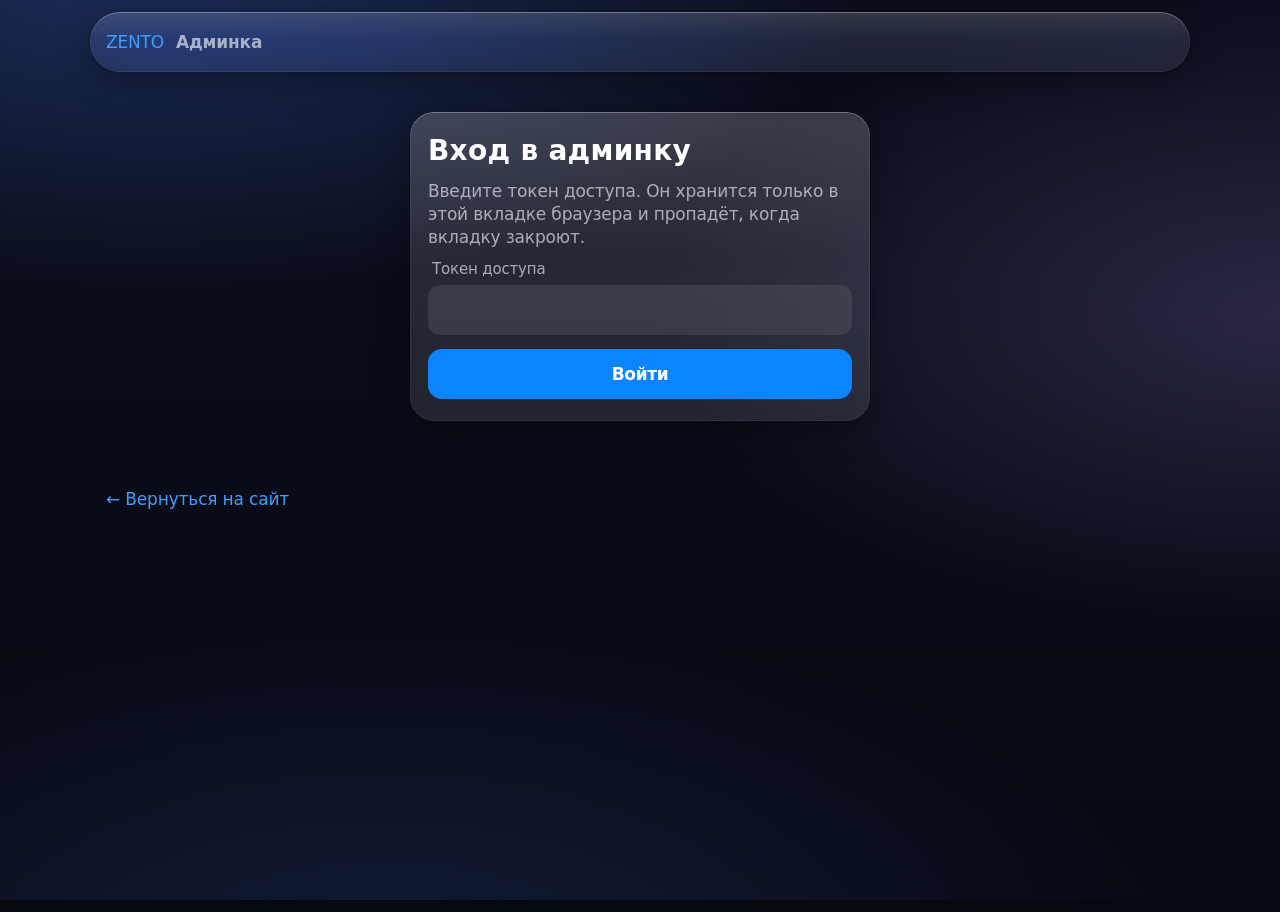
<file: admin.html>
<!doctype html>
<html lang="ru">
<head>
  <meta charset="utf-8">
  <meta name="viewport" content="width=device-width, initial-scale=1">
  <title>ZENTO — Админка</title>
  <meta name="robots" content="noindex, nofollow">
  <link rel="stylesheet" href="styles.css">
  <script src="boot.js"></script>
  <script src="app.js" defer></script>
</head>
<body data-page="admin">
  <noscript><div class="container"><div class="glass noscript-card"><h2>Нужен JavaScript</h2><p class="muted">Для работы админки включите JavaScript в браузере.</p></div></div></noscript>
  <div class="bg-blobs" aria-hidden="true"><span></span><span></span><span></span></div>

  <header class="site-header">
    <div class="admin-head">
      <a class="logo js-nav" href="index.html" aria-label="ZENTO, на сайт">ZENTO</a>
      <span class="admin-title">Админка</span>
      <button class="btn btn-ghost btn-small press" type="button" id="logout" hidden>Выйти</button>
    </div>
  </header>

  <main class="container admin-main">
    <!-- Вход по токену -->
    <section class="glass panel login" id="login-view" aria-labelledby="login-title">
      <h1 id="login-title">Вход в админку</h1>
      <p class="muted">Введите токен доступа. Он хранится только в этой вкладке браузера и пропадёт, когда вкладку закроют.</p>
      <form id="login-form" novalidate>
        <div class="field">
          <label for="token">Токен доступа</label>
          <input id="token" type="password" autocomplete="off" spellcheck="false" aria-describedby="token-error">
          <p class="field-error" id="token-error" hidden></p>
        </div>
        <button class="btn btn-primary btn-block press" type="submit" id="login-btn">Войти</button>
      </form>
    </section>

    <div id="admin-view" hidden>
      <div class="tabs" role="tablist" aria-label="Разделы админки">
        <button class="tab press" type="button" role="tab" id="tab-stats" data-tab="stats" aria-controls="panel-stats" aria-selected="true" tabindex="0">Статистика</button>
        <button class="tab press" type="button" role="tab" id="tab-orders" data-tab="orders" aria-controls="panel-orders" aria-selected="false" tabindex="-1">Заказы</button>
        <button class="tab press" type="button" role="tab" id="tab-customers" data-tab="customers" aria-controls="panel-customers" aria-selected="false" tabindex="-1">Покупатели</button>
        <button class="tab press" type="button" role="tab" id="tab-products" data-tab="products" aria-controls="panel-products" aria-selected="false" tabindex="-1">Товары</button>
      </div>

      <!-- Статистика -->
      <section class="glass panel" role="tabpanel" id="panel-stats" data-panel="stats" aria-labelledby="tab-stats">
        <div class="panel-head">
          <h2>Статистика</h2>
          <button class="btn btn-ghost btn-small press" type="button" data-refresh="stats">Обновить</button>
        </div>
        <div class="stats">
          <div class="stat glass"><p class="stat-label">Заказы</p><p class="stat-value" id="stat-orders">—</p></div>
          <div class="stat glass"><p class="stat-label">Выручка</p><p class="stat-value" id="stat-revenue">—</p></div>
          <div class="stat glass"><p class="stat-label">Покупатели</p><p class="stat-value" id="stat-customers">—</p></div>
          <div class="stat glass"><p class="stat-label">Просмотры</p><p class="stat-value" id="stat-views">—</p></div>
        </div>
        <div class="split">
          <div>
            <h3>По дням</h3>
            <div class="table-wrap">
              <table>
                <thead><tr><th scope="col">День</th><th scope="col">Заказов</th><th scope="col">Выручка</th></tr></thead>
                <tbody id="days-body"></tbody>
              </table>
            </div>
          </div>
          <div>
            <h3>Популярные товары</h3>
            <div class="table-wrap">
              <table>
                <thead><tr><th scope="col">Товар</th><th scope="col">Продано, шт.</th></tr></thead>
                <tbody id="top-body"></tbody>
              </table>
            </div>
          </div>
        </div>
      </section>

      <!-- Заказы -->
      <section class="glass panel" role="tabpanel" id="panel-orders" data-panel="orders" aria-labelledby="tab-orders" hidden>
        <div class="panel-head">
          <h2>Заказы</h2>
          <button class="btn btn-ghost btn-small press" type="button" data-refresh="orders">Обновить</button>
        </div>
        <div class="table-wrap">
          <table>
            <thead><tr><th scope="col">№</th><th scope="col">Дата</th><th scope="col">Покупатель</th><th scope="col">Товары</th><th scope="col">Сумма</th><th scope="col">Статус</th><th scope="col">Трек-номер</th></tr></thead>
            <tbody id="orders-body"></tbody>
          </table>
        </div>
      </section>

      <!-- Покупатели -->
      <section class="glass panel" role="tabpanel" id="panel-customers" data-panel="customers" aria-labelledby="tab-customers" hidden>
        <div class="panel-head">
          <h2>Покупатели</h2>
          <button class="btn btn-ghost btn-small press" type="button" data-refresh="customers">Обновить</button>
        </div>
        <div class="table-wrap">
          <table>
            <thead><tr><th scope="col">Имя</th><th scope="col">Телефон</th><th scope="col">Почта</th><th scope="col">Адрес</th><th scope="col">Заказов</th></tr></thead>
            <tbody id="customers-body"></tbody>
          </table>
        </div>
      </section>

      <!-- Товары -->
      <section class="glass panel" role="tabpanel" id="panel-products" data-panel="products" aria-labelledby="tab-products" hidden>
        <div class="panel-head">
          <h2>Товары</h2>
          <button class="btn btn-ghost btn-small press" type="button" data-refresh="products">Обновить</button>
        </div>
        <div class="table-wrap">
          <table>
            <thead><tr><th scope="col">Товар</th><th scope="col">Категория</th><th scope="col">Цена, ₴</th><th scope="col">Остаток, шт.</th><th scope="col"><span class="visually-hidden">Действие</span></th></tr></thead>
            <tbody id="products-body"></tbody>
          </table>
        </div>
        <details class="add-product">
          <summary>Добавить товар</summary>
          <form class="add-form" id="add-form" novalidate>
            <div class="field">
              <label for="add-name">Название</label>
              <input id="add-name" required>
            </div>
            <div class="field">
              <label for="add-category">Категория</label>
              <input id="add-category" required>
            </div>
            <div class="field">
              <label for="add-price">Цена, ₴</label>
              <input id="add-price" type="number" inputmode="numeric" min="0" step="1" required>
            </div>
            <div class="field">
              <label for="add-stock">Остаток, шт.</label>
              <input id="add-stock" type="number" inputmode="numeric" min="0" step="1" required>
            </div>
            <div class="field">
              <label for="add-color">Цвет плитки</label>
              <input id="add-color" type="color" value="#1E40AF">
            </div>
            <div class="field field-full">
              <label for="add-desc">Описание</label>
              <textarea id="add-desc" rows="3"></textarea>
            </div>
            <p class="field-error field-full" id="add-error" hidden></p>
            <button class="btn btn-primary press field-full" type="submit">Добавить товар</button>
          </form>
        </details>
      </section>
    </div>
  </main>

  <footer class="container">
    <p class="muted"><a class="js-nav" href="index.html">← Вернуться на сайт</a></p>
  </footer>

  <div class="toast" id="toast" role="status" aria-live="polite"></div>
  <dialog class="edit-dialog glass" id="edit-dialog" aria-labelledby="edit-title">
    <form id="edit-form" class="edit-form" novalidate>
      <h2 class="edit-title" id="edit-title">Редактирование товара</h2>
      <div class="edit-cover">
        <img id="ed-cover-img" alt="" width="120" height="120" hidden>
        <p class="muted" id="ed-cover-none">Обложки нет: в магазине будет общее фото</p>
        <div class="edit-cover-buttons">
          <label class="btn btn-ghost btn-small press" for="ed-file">Выбрать обложку</label>
          <input id="ed-file" type="file" accept="image/png,image/jpeg,image/webp" hidden>
          <button class="btn btn-ghost btn-small press" type="button" id="ed-cover-remove">Убрать обложку</button>
        </div>
      </div>
      <div class="field">
        <label for="ed-name">Название</label>
        <input id="ed-name" required>
      </div>
      <div class="field">
        <label for="ed-category">Категория</label>
        <input id="ed-category" required>
      </div>
      <div class="field">
        <label for="ed-desc">Описание</label>
        <textarea id="ed-desc" rows="4"></textarea>
      </div>
      <div class="field">
        <label for="ed-price">Цена, ₴</label>
        <input id="ed-price" type="number" inputmode="numeric" min="0" step="1" required>
      </div>
      <div class="field">
        <label for="ed-unit">Единица измерения</label>
        <select id="ed-unit" class="status-select">
          <option value="шт">шт</option>
          <option value="л">л</option>
          <option value="г">г</option>
          <option value="кг">кг</option>
        </select>
      </div>
      <div class="field">
        <label for="ed-stock">Остаток</label>
        <input id="ed-stock" type="number" inputmode="numeric" min="0" step="1" required>
      </div>
      <div class="field">
        <label class="check-row" for="ed-home"><input id="ed-home" type="checkbox"> <span>На главной</span></label>
      </div>
      <p class="form-error" id="ed-error" role="alert" hidden></p>
      <div class="edit-actions">
        <button class="btn btn-ghost press btn-danger-text" type="button" id="ed-delete">Удалить товар</button>
        <button class="btn btn-ghost press" type="button" id="ed-cancel">Отмена</button>
        <button class="btn btn-primary press" type="submit" id="ed-save">Сохранить</button>
      </div>
    </form>
  </dialog>
</body>
</html>
</file>
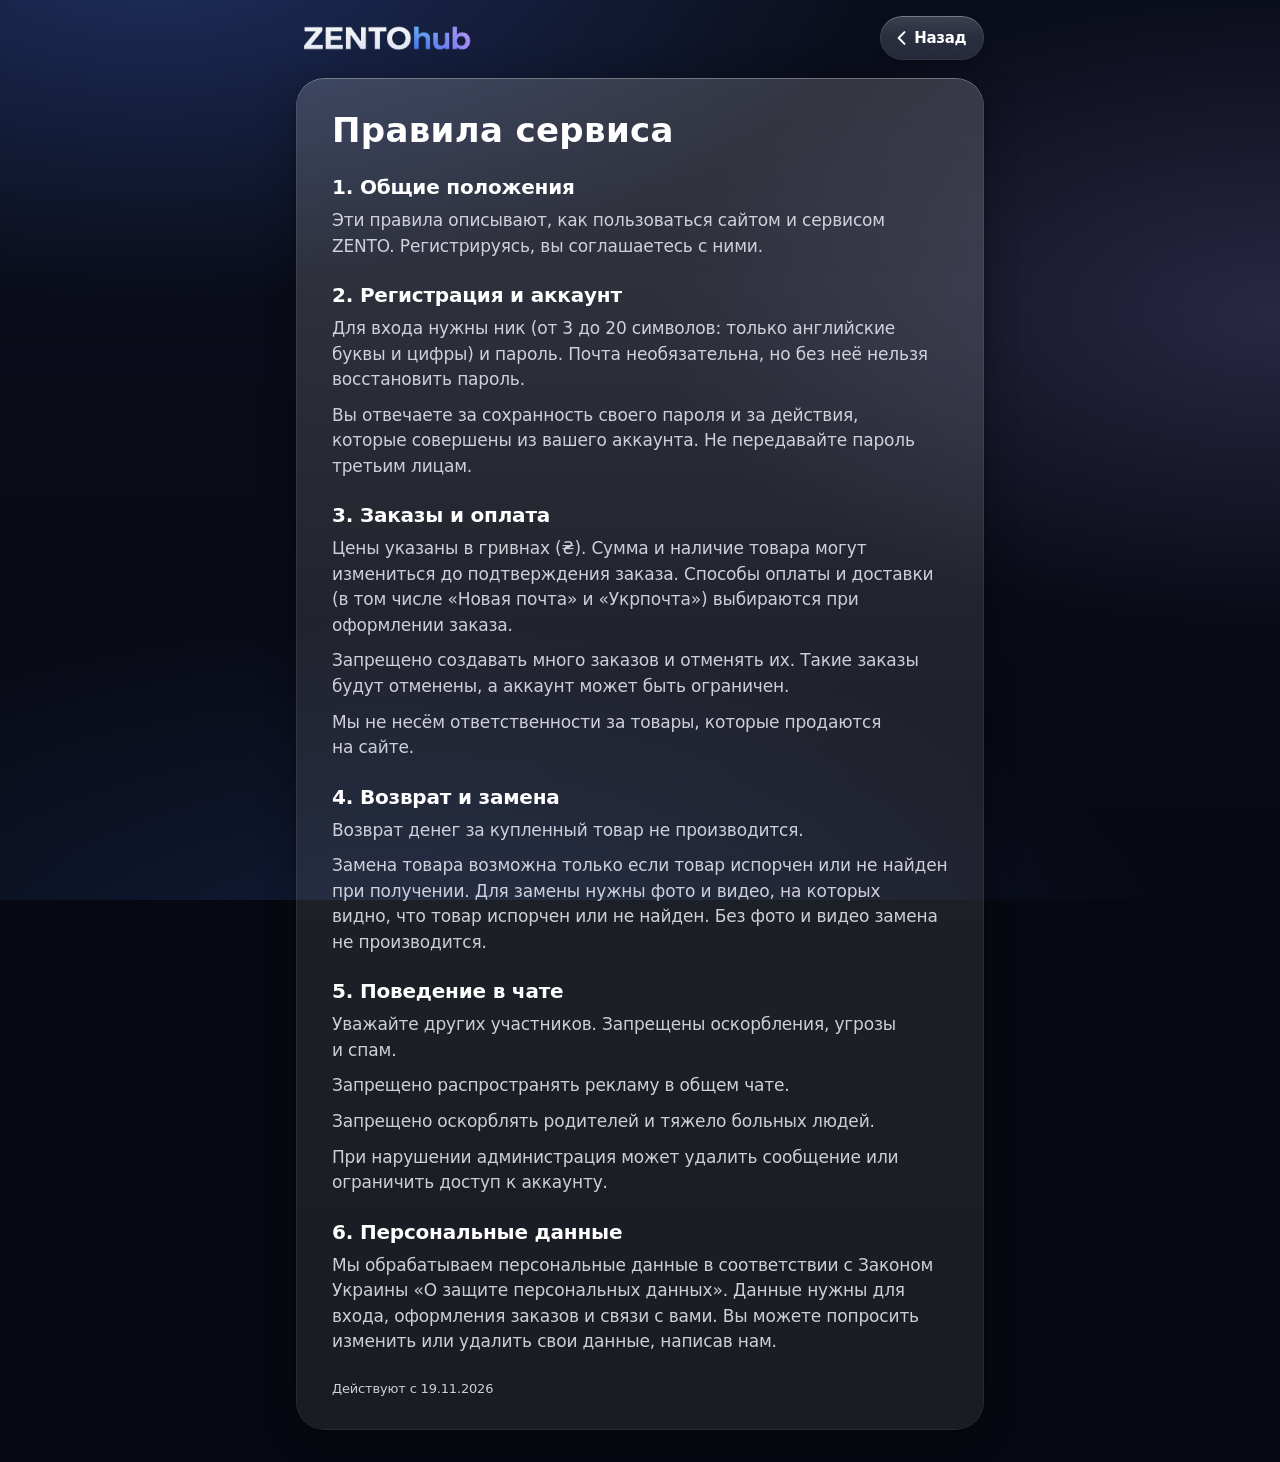
<file: rules.html>
<!doctype html>
<html lang="ru">
<head>
  <meta charset="utf-8">
  <meta name="viewport" content="width=device-width, initial-scale=1">
  <meta name="color-scheme" content="dark">
  <meta name="theme-color" content="#070912">
  <title>ZENTO — Правила сервиса</title>
  <meta name="description" content="Правила сервиса ZENTO: заказы, замена товаров, чат и персональные данные.">
  <link rel="stylesheet" href="styles.css">
</head>
<body>
  <main class="rules-wrap">
    <header class="rules-top">
      <img class="rules-logo" src="assets/logo.png" alt="ZENTO" width="944" height="200">
      <a class="btn btn-ghost btn-small btn-back press" href="/"><svg viewBox="0 0 24 24" width="20" height="20" fill="none" stroke="currentColor" stroke-width="2.4" stroke-linecap="round" stroke-linejoin="round" aria-hidden="true"><path d="M15 5l-7 7 7 7"/></svg>Назад</a>
    </header>

    <article class="rules-card glass">
      <h1>Правила сервиса</h1>

      <h2>1. Общие положения</h2>
      <p>Эти правила описывают, как пользоваться сайтом и сервисом ZENTO. Регистрируясь, вы соглашаетесь с ними.</p>

      <h2>2. Регистрация и аккаунт</h2>
      <p>Для входа нужны ник (от 3 до 20 символов: только английские буквы и цифры) и пароль. Почта необязательна, но без неё нельзя восстановить пароль.</p>
      <p>Вы отвечаете за сохранность своего пароля и за действия, которые совершены из вашего аккаунта. Не передавайте пароль третьим лицам.</p>

      <h2>3. Заказы и оплата</h2>
      <p>Цены указаны в гривнах (₴). Сумма и наличие товара могут измениться до подтверждения заказа. Способы оплаты и доставки (в том числе «Новая почта» и «Укрпочта») выбираются при оформлении заказа.</p>
      <p>Запрещено создавать много заказов и отменять их. Такие заказы будут отменены, а аккаунт может быть ограничен.</p>
      <p>Мы не несём ответственности за товары, которые продаются на сайте.</p>

      <h2>4. Возврат и замена</h2>
      <p>Возврат денег за купленный товар не производится.</p>
      <p>Замена товара возможна только если товар испорчен или не найден при получении. Для замены нужны фото и видео, на которых видно, что товар испорчен или не найден. Без фото и видео замена не производится.</p>

      <h2>5. Поведение в чате</h2>
      <p>Уважайте других участников. Запрещены оскорбления, угрозы и спам.</p>
      <p>Запрещено распространять рекламу в общем чате.</p>
      <p>Запрещено оскорблять родителей и тяжело больных людей.</p>
      <p>При нарушении администрация может удалить сообщение или ограничить доступ к аккаунту.</p>

      <h2>6. Персональные данные</h2>
      <p>Мы обрабатываем персональные данные в соответствии с Законом Украины «О защите персональных данных». Данные нужны для входа, оформления заказов и связи с вами. Вы можете попросить изменить или удалить свои данные, написав нам.</p>


      <p class="rules-date">Действуют с 19.11.2026</p>
    </article>
  </main>
</body>
</html>
</file>
<file: styles.css>
/* ===== ZENTO · iOS 26 Liquid Glass (тёмная тема) =====
   Токены: цвета iOS (тёмная тема), стекло, движение. Сайт всегда тёмный. */
:root {
  color-scheme: dark;

  /* Системные цвета iOS (тёмная тема) */
  --tint: #0A84FF;               /* системный синий: заливка основных кнопок */
  --tint-press: #0070E0;
  --tint-text: #409CFF;          /* синий для текста на стекле: контраст выше */
  --label: #FFFFFF;
  --label-2: rgba(235, 235, 245, 0.68);   /* вторичный текст */
  --label-3: rgba(235, 235, 245, 0.45);   /* подсказки в полях */
  --fill: rgba(118, 118, 128, 0.24);      /* поля ввода, дорожки переключателей */
  --fill-strong: rgba(118, 118, 128, 0.36);
  --separator: rgba(84, 84, 88, 0.65);
  --red: #FF453A;
  --green: #30D158;
  --orange: #FFD60A;

  /* Совместимость со старыми именами (используются в JS-разметке и других файлах) */
  --color-primary: var(--tint);
  --color-on-primary: #FFFFFF;
  --color-link: var(--tint-text);
  --color-accent: var(--tint-text);
  --color-background: #070912;
  --color-foreground: var(--label);
  --color-muted-foreground: var(--label-2);
  --color-success: var(--green);
  --color-danger: var(--red);
  --color-warning: var(--orange);
  --ring: var(--tint);

  /* Стекло: белый 8–14 %, блюр 24 px и насыщенность 180 % */
  --glass-tint: rgba(255, 255, 255, 0.10);
  --glass-tint-hi: rgba(255, 255, 255, 0.14);
  --glass-sheen: linear-gradient(180deg, rgba(255, 255, 255, 0.10) 0%, rgba(255, 255, 255, 0.02) 46%, rgba(255, 255, 255, 0) 100%);
  --glass-blur: blur(24px) saturate(180%);
  --glass-blur-strong: blur(30px) saturate(180%);
  --glass-rim-top: inset 0 1px 0 rgba(255, 255, 255, 0.25);
  --glass-rim-edge: inset 0 0 0 0.5px rgba(255, 255, 255, 0.12);
  --glass-shadow: 0 8px 32px rgba(0, 0, 0, 0.35), 0 1px 3px rgba(0, 0, 0, 0.25);
  --glass-solid: #1C1D2A;        /* запасной плотный фон без блюра */
  --sheet-base: rgba(22, 24, 38, 0.72); /* подложка под стекло листов: даёт контраст текста */

  /* Старые имена стекла */
  --glass-bg: var(--glass-tint);
  --glass-bg-strong: var(--glass-tint-hi);
  --glass-rim: rgba(255, 255, 255, 0.25);
  --glass-rim-soft: rgba(255, 255, 255, 0.10);
  --glass-inner: var(--glass-rim-top);
  --surface: var(--sheet-base);
  --surface-solid: var(--glass-solid);
  --control-bg: var(--glass-tint);
  --control-border: rgba(255, 255, 255, 0.14);
  --input-bg: var(--fill);
  --input-border: transparent;
  --disabled-bg: rgba(118, 118, 128, 0.24);
  --disabled-fg: rgba(235, 235, 245, 0.45);
  --skeleton: rgba(255, 255, 255, 0.10);
  --highlight: rgba(255, 255, 255, 0.06);
  --edge-glow: rgba(72, 120, 240, 0.25);
  --backdrop: rgba(0, 0, 0, 0.45);

  /* Движение: упругое отпускание, короткое нажатие */
  --ease-spring: cubic-bezier(0.34, 1.56, 0.64, 1);
  --ease-out: cubic-bezier(0.16, 1, 0.3, 1);
  --ease-in: cubic-bezier(0.7, 0, 0.84, 0);
  --ease-sheet: cubic-bezier(0.32, 0.72, 0, 1);

  --font: -apple-system, BlinkMacSystemFont, "SF Pro Text", system-ui, sans-serif;
  --font-display: -apple-system, BlinkMacSystemFont, "SF Pro Display", system-ui, sans-serif;
}

/* ===== База ===== */
@view-transition { navigation: auto; }

* { box-sizing: border-box; }
[hidden] { display: none !important; }
html {
  scroll-behavior: smooth; -webkit-text-size-adjust: 100%;
  background: var(--color-background);
  -webkit-font-smoothing: antialiased; -moz-osx-font-smoothing: grayscale;
}

body {
  margin: 0;
  min-height: 100vh;
  position: relative;
  overflow-x: hidden;
  background: transparent;
  color: var(--label);
  font-family: var(--font);
  font-size: 17px;
  line-height: 1.35;
  letter-spacing: -0.01em;
}
/* Глубокий приглушённый цвет под стеклом: сине-фиолетовый из логотипа */
body::before {
  content: ""; position: fixed; inset: 0; z-index: -1; pointer-events: none;
  background:
    radial-gradient(80% 55% at 12% -5%, rgba(72, 120, 240, 0.30), rgba(72, 120, 240, 0) 70%),
    radial-gradient(70% 50% at 100% 35%, rgba(168, 144, 240, 0.20), rgba(168, 144, 240, 0) 70%),
    radial-gradient(90% 60% at 30% 110%, rgba(72, 120, 240, 0.18), rgba(72, 120, 240, 0) 70%),
    linear-gradient(180deg, #0B0E1C 0%, #070912 100%);
}
body.is-leaving { opacity: 0; transition: opacity 200ms ease-in; }
@supports not (view-transition-name: none) {
  body { animation: page-in 320ms var(--ease-out); }
}
@keyframes page-in { from { opacity: 0; } to { opacity: 1; } }

/* Старые цветные пятна больше не нужны: фон рисует body::before */
.bg-blobs { display: none; }

a { color: var(--tint-text); text-decoration: none; }
a:hover { text-decoration: underline; text-underline-offset: 3px; }
:focus-visible { outline: 3px solid var(--tint); outline-offset: 2px; }

.visually-hidden {
  position: absolute !important; width: 1px; height: 1px; margin: -1px; padding: 0;
  overflow: hidden; clip: rect(0 0 0 0); white-space: nowrap; border: 0;
}
.muted { color: var(--label-2); }

/* Типографика iOS: Large Title 34/41, Title 2 22/28, Headline 17 */
h1, h2, h3 { font-family: var(--font-display); text-wrap: balance; }
h1 { font-size: 34px; line-height: 41px; font-weight: 700; letter-spacing: 0.01em; margin: 0 0 12px; }
h2 { font-size: 22px; line-height: 28px; font-weight: 700; letter-spacing: -0.01em; margin: 0 0 12px; }
h3 { font-size: 20px; line-height: 25px; font-weight: 600; margin: 0 0 10px; }
p { margin: 0 0 0.6em; text-wrap: pretty; }
img { outline: 1px solid rgba(255, 255, 255, 0.08); outline-offset: -1px; }
.logo img, .gate-logo, .rules-logo { outline: 0; }

.container { max-width: 1100px; margin: 0 auto; padding: 0 16px; }
.section { padding: 26px 0 6px; scroll-margin-top: 104px; }
@media (min-width: 720px) { .section { scroll-margin-top: 96px; } }

/* ===== Стекло ===== */
.glass {
  position: relative;
  background: var(--glass-sheen), var(--glass-tint);
  border: 0;
  box-shadow: var(--glass-shadow), var(--glass-rim-top), var(--glass-rim-edge);
}
/* Кромка и блик старой версии отключены: их заменяют inset-тени и градиент сверху */
.glass::before, .glass::after { content: none; }
.glass > * { position: relative; }

/* Блюр: у панелей, которые лежат поверх содержимого (листы, корзина, шапка) */
.surface {
  background: var(--glass-sheen), var(--sheet-base);
  -webkit-backdrop-filter: var(--glass-blur-strong);
  backdrop-filter: var(--glass-blur-strong);
  color: var(--label);
}

/* ===== Нажатие как в iOS: сжатие 0.96 за 140 мс, упругое отпускание 300 мс ===== */
.press {
  -webkit-tap-highlight-color: transparent;
  touch-action: manipulation;
  transition:
    transform 300ms var(--ease-spring),
    background-color 180ms ease-out,
    filter 180ms ease-out,
    opacity 180ms ease-out,
    box-shadow 180ms ease-out;
}
.press:active:not(:disabled) {
  transform: scale(0.96);
  transition-duration: 140ms, 120ms, 120ms, 120ms, 120ms;
  transition-timing-function: ease-out;
}
.press:disabled { transform: none; }

/* ===== Шапка: стеклянная капсула ===== */
.site-header {
  position: sticky;
  top: 10px;
  z-index: 10;
  margin: 10px 16px 0;
  border-radius: 30px;
  background: var(--glass-sheen), rgba(255, 255, 255, 0.08);
  -webkit-backdrop-filter: var(--glass-blur);
  backdrop-filter: var(--glass-blur);
  box-shadow: var(--glass-shadow), var(--glass-rim-top), var(--glass-rim-edge);
}
.header-inner {
  display: grid; grid-template-columns: 44px minmax(0, 1fr) 44px;
  align-items: center; gap: 10px;
  min-height: 60px; padding: 8px;
}
.avatar-wrap { grid-column: 1; grid-row: 1; position: relative; justify-self: start; }
.logo {
  grid-column: 2; grid-row: 1; justify-self: center;
  display: inline-flex; align-items: center; min-width: 0; min-height: 44px;
  line-height: 0; text-decoration: none;
}
.logo:hover { text-decoration: none; }
.logo img { display: block; width: 168px; max-width: 100%; height: auto; }
@media (min-width: 720px) {
  .site-header { border-radius: 999px; max-width: 1100px; margin: 12px auto 0; }
  .header-inner { gap: 16px; min-height: 64px; padding: 10px; }
  .logo img { width: 188px; }
}
@media (min-width: 720px) and (max-width: 1132px) { .site-header { margin: 12px 16px 0; } }

/* ===== Круглые стеклянные кнопки 44 px: аватар, корзина, назад, закрыть ===== */
.icon-btn, .cart-btn, .avatar-btn {
  position: relative; flex: 0 0 auto;
  width: 44px; height: 44px; padding: 0;
  display: inline-grid; place-items: center;
  border: 0; border-radius: 50%;
  background: var(--glass-sheen), var(--glass-tint-hi);
  color: var(--label);
  font: inherit; cursor: pointer;
  box-shadow: 0 2px 10px rgba(0, 0, 0, 0.25), var(--glass-rim-top), var(--glass-rim-edge);
  -webkit-tap-highlight-color: transparent; touch-action: manipulation;
}
.icon-btn:active:not(:disabled), .cart-btn:active, .avatar-btn:active { background-color: rgba(255, 255, 255, 0.12); }
.icon-btn svg, .cart-btn svg, .avatar-btn svg { width: 22px; height: 22px; }
.cart-btn { grid-column: 3; grid-row: 1; }
.cart-count {
  position: absolute; top: -4px; right: -4px;
  min-width: 20px; height: 20px; padding: 0 6px;
  border-radius: 999px; background: var(--red); color: #fff;
  font-size: 13px; font-weight: 600; line-height: 20px; text-align: center;
  font-variant-numeric: tabular-nums;
}

/* Шапка админки */
.admin-head { display: flex; align-items: center; gap: 12px; min-height: 60px; padding: 8px 8px 8px 16px; }
.admin-title { flex: 1 1 auto; font-weight: 600; color: var(--label-2); }

/* ===== Главный блок (если появится) ===== */
.hero { padding: 12px 0 4px; }
.hero-card { display: grid; gap: 20px; padding: 22px 18px 18px; border-radius: 28px; }
.hero-text > * { max-width: 60ch; }
.eyebrow { margin: 0 0 6px; color: var(--label-2); font-weight: 600; font-size: 13px; text-transform: uppercase; letter-spacing: 0.02em; }
.lead { margin: 0 0 12px; color: var(--label-2); font-size: 17px; }
.hero-price { margin: 0 0 8px; font-size: 22px; font-weight: 700; font-variant-numeric: tabular-nums; }
.hero-actions { display: flex; flex-wrap: wrap; gap: 12px; margin-top: 14px; }
.hero-visual { display: grid; }
.hero-visual .art { width: 100%; aspect-ratio: 4 / 3; border-radius: 20px; }
@media (min-width: 720px) {
  .hero-card { grid-template-columns: 1.1fr 1fr; align-items: center; gap: 32px; padding: 36px; }
  .hero-visual .art { aspect-ratio: 1; }
}

/* ===== Иллюстрации товаров ===== */
.art {
  --tile: #4878F0;
  position: relative; display: grid; place-items: center;
  width: 100%; border-radius: 14px; overflow: hidden;
  background-color: var(--tile);
  background-image:
    radial-gradient(120% 90% at 15% 0%, rgba(255, 255, 255, 0.30), rgba(255, 255, 255, 0) 55%),
    linear-gradient(170deg, rgba(255, 255, 255, 0) 40%, rgba(0, 0, 0, 0.25));
  background-size: cover; background-position: center;
  box-shadow: inset 0 0 0 0.5px rgba(255, 255, 255, 0.18);
  color: #fff;
}
.art svg { width: 52%; height: 52%; }
.art img { display: block; width: 100%; height: 100%; object-fit: cover; }
.art-card { aspect-ratio: 4 / 3; }
.art-xl { aspect-ratio: 1; border-radius: 22px; }
.art-sm { width: 56px; height: 56px; border-radius: 12px; flex: 0 0 auto; }
.art-sm svg { width: 58%; height: 58%; }

/* ===== Кнопки iOS ===== */
.btn {
  position: relative; display: inline-flex; align-items: center; justify-content: center; gap: 8px;
  min-height: 50px; padding: 0 22px;
  border: 0; border-radius: 14px;
  font: inherit; font-size: 17px; font-weight: 600; line-height: 1.2; letter-spacing: -0.02em;
  text-align: center; text-decoration: none;
  cursor: pointer; user-select: none; -webkit-user-select: none;
  -webkit-tap-highlight-color: transparent; touch-action: manipulation;
}
.btn:hover { text-decoration: none; }
.btn-small { min-height: 44px; padding: 0 18px; font-size: 15px; border-radius: 12px; white-space: nowrap; }
.btn-block { width: 100%; }
/* Основная: системный синий, белый текст, без обводки */
.btn-primary { background-color: var(--tint); color: #fff; }
.btn-primary:active:not(:disabled) { background-color: var(--tint-press); filter: brightness(0.92); }
@media (hover: hover) and (pointer: fine) {
  .btn-primary:hover:not(:disabled):not(:active) { filter: brightness(1.08); }
  .btn-ghost:hover:not(:disabled):not(:active) { background-color: rgba(255, 255, 255, 0.16); }
}
/* Вторичная: стеклянная капсула */
.btn-ghost {
  border-radius: 999px;
  background: var(--glass-sheen);
  background-color: rgba(255, 255, 255, 0.12);
  color: var(--label);
  -webkit-backdrop-filter: var(--glass-blur); backdrop-filter: var(--glass-blur);
  box-shadow: 0 2px 10px rgba(0, 0, 0, 0.2), var(--glass-rim-top), var(--glass-rim-edge);
}
.btn-ghost:active:not(:disabled) { background-color: rgba(255, 255, 255, 0.22); }
.btn:disabled {
  background: var(--disabled-bg); color: var(--disabled-fg);
  box-shadow: none; filter: none; cursor: not-allowed;
  -webkit-backdrop-filter: none; backdrop-filter: none;
}
.btn[aria-busy="true"] { cursor: progress; }
/* Текстовая кнопка: синяя, без фона; при нажатии гаснет, как в iOS */
.link-btn {
  display: inline-flex; align-items: center; min-height: 44px; padding: 0 8px;
  border: 0; border-radius: 10px; background: none;
  color: var(--tint-text); font: inherit; font-size: 17px; font-weight: 400;
  text-decoration: none; cursor: pointer;
  -webkit-tap-highlight-color: transparent; touch-action: manipulation;
}
.link-btn:hover { text-decoration: none; }
.link-btn:active:not(:disabled) { opacity: 0.4; }
.link-btn:disabled { color: var(--label-3); cursor: default; }

/* ===== Сегментированный переключатель и фильтры ===== */
.hscroll {
  display: flex; overflow-x: auto; overscroll-behavior-x: contain;
  scroll-snap-type: x mandatory; scroll-padding-inline: 16px;
  scroll-behavior: smooth; scrollbar-width: none; -webkit-overflow-scrolling: touch;
}
.hscroll::-webkit-scrollbar { display: none; }
.chips { gap: 8px; margin: 0 -16px; padding: 6px 16px 14px; }
/* Фильтр-капсула: стекло; выбранная — белая, как в iOS */
.chip {
  flex: 0 0 auto; scroll-snap-align: start;
  min-height: 44px; padding: 0 18px;
  border: 0; border-radius: 999px;
  background: var(--glass-sheen), var(--glass-tint);
  color: var(--label);
  font: inherit; font-size: 15px; font-weight: 600; cursor: pointer;
  box-shadow: var(--glass-rim-top), var(--glass-rim-edge);
  -webkit-tap-highlight-color: transparent; touch-action: manipulation;
}
.chip:active { background-color: rgba(255, 255, 255, 0.12); }
.chip[aria-pressed="true"] { background: #FFFFFF; color: #000; box-shadow: 0 2px 10px rgba(0, 0, 0, 0.25); }
.rail { gap: 12px; margin: 0 -16px; padding: 8px 16px 28px; list-style: none; }
.rail > li { flex: 0 0 min(220px, 64%); scroll-snap-align: start; display: flex; }
@media (min-width: 720px) { .rail > li { flex-basis: 240px; } }

/* ===== Карточка товара: стекло без блюра (фон плавный, блюр не нужен) ===== */
.product {
  flex: 1 1 auto; width: 100%;
  display: flex; flex-direction: column; gap: 10px;
  padding: 8px 8px 12px; border-radius: 22px;
  transition: transform 300ms var(--ease-spring), box-shadow 200ms ease-out;
}
.product-main {
  flex: 1 1 auto; width: 100%; min-width: 0;
  display: flex; flex-direction: column; align-items: stretch; gap: 6px;
  padding: 0; border: 0; border-radius: 14px; background: none;
  color: inherit; font: inherit; text-align: left; cursor: pointer;
  -webkit-tap-highlight-color: transparent; touch-action: manipulation;
}
.product-main.press:active { transform: none; }
.product-main .art { margin-bottom: 4px; }
.product-cat { padding: 0 6px; font-size: 13px; font-weight: 500; color: var(--label-2); }
.product-name {
  padding: 0 6px; font-size: 15px; font-weight: 600; line-height: 20px; min-height: 40px;
  display: -webkit-box; -webkit-line-clamp: 2; -webkit-box-orient: vertical; overflow: hidden;
}
.product-foot { margin-top: auto; display: flex; flex-direction: column; gap: 8px; padding: 0 6px; }
.product-foot .btn { width: 100%; }
.price { margin: 0; font-weight: 700; font-size: 17px; font-variant-numeric: tabular-nums; }
.price-old { margin-right: 6px; color: var(--label-2); font-weight: 400; font-size: 15px; }
.stock-out { margin: 0; font-size: 15px; font-weight: 500; color: var(--label-2); }
.product:has(.product-main:active) { transform: scale(0.96); transition-duration: 140ms, 120ms; transition-timing-function: ease-out; }
@media (hover: hover) and (pointer: fine) {
  .product:hover:not(:has(.product-main:active)) { box-shadow: 0 12px 36px rgba(0, 0, 0, 0.45), var(--glass-rim-top), inset 0 0 0 0.5px rgba(255, 255, 255, 0.2); }
}

/* Плейсхолдеры при загрузке */
.skeleton-card {
  display: flex; flex-direction: column; gap: 10px;
  padding: 8px 8px 12px; border-radius: 22px;
  background: var(--glass-tint);
  box-shadow: var(--glass-rim-top);
  animation: pulse 1.4s ease-in-out infinite;
}
.sk { display: block; border-radius: 10px; background: var(--skeleton); }
.sk-art { aspect-ratio: 4 / 3; border-radius: 14px; }
.sk-line { height: 14px; width: 70%; margin: 2px 6px; }
.sk-line.short { width: 40%; }
.sk-btn { height: 44px; margin-top: auto; border-radius: 12px; }
@keyframes pulse { 0%, 100% { opacity: 0.45; } 50% { opacity: 1; } }

/* ===== Сетка всех товаров ===== */
.catalog-head { display: flex; flex-wrap: wrap; align-items: baseline; justify-content: space-between; gap: 4px 12px; margin-bottom: 12px; }
.catalog-head h2 { margin: 0; }
.catalog-head .muted { margin: 0; font-size: 15px; }
.grid { list-style: none; margin: 0; padding: 0; display: grid; gap: 12px; grid-template-columns: repeat(2, minmax(0, 1fr)); }
.grid > li { display: flex; }
.grid > .empty { grid-column: 1 / -1; }
@media (min-width: 720px) { .grid { grid-template-columns: repeat(3, minmax(0, 1fr)); gap: 16px; } }
@media (min-width: 1024px) { .grid { grid-template-columns: repeat(4, minmax(0, 1fr)); } }

.empty { padding: 24px 0; list-style: none; text-align: center; color: var(--label-2); }
.notice {
  margin: 0 0 16px; padding: 12px 16px; border-radius: 14px;
  background: var(--fill); color: var(--label); font-size: 15px;
}
.noscript-card { max-width: 480px; margin: 24px auto; padding: 24px 22px; border-radius: 28px; text-align: center; }

/* ===== Подвал ===== */
.site-footer {
  margin: 36px 0 20px; padding: 16px 20px; border-radius: 20px;
  display: flex; flex-wrap: wrap; align-items: center; justify-content: space-between; gap: 8px 16px;
  color: var(--label-2); font-size: 15px;
}
.site-footer p { margin: 0; }
a.js-nav { display: inline-flex; align-items: center; min-height: 44px; }

/* ===== Появление блоков при прокрутке ===== */
.js .reveal:not(.is-visible) { opacity: 0; transform: translateY(16px); }
.reveal {
  transition: opacity 480ms var(--ease-out), transform 560ms var(--ease-out);
  transition-delay: var(--d, 0ms);
}
.reveal.is-visible { opacity: 1; transform: none; }
.js .hscroll .reveal:not(.is-visible) { opacity: 1; transform: none; }

/* ===== Листы: товар и корзина ===== */
dialog.sheet, dialog.drawer {
  margin: 0; padding: 0; border: 0; background: transparent;
  color: var(--label); max-width: none; max-height: none; overflow: visible;
}
dialog::backdrop {
  background: var(--backdrop);
  -webkit-backdrop-filter: blur(4px); backdrop-filter: blur(4px);
}
dialog[open]::backdrop { animation: backdrop-in 300ms ease-out both; }
@keyframes backdrop-in { from { opacity: 0; } to { opacity: 1; } }

/* Общий вид листа: стекло, радиус 20 сверху, «ручка» */
.sheet-body, .drawer-body {
  box-shadow: 0 -10px 40px rgba(0, 0, 0, 0.45), var(--glass-rim-top), var(--glass-rim-edge);
}
.sheet-handle {
  flex: 0 0 auto; display: block; width: 36px; height: 5px; margin: 6px auto 0;
  border-radius: 99px; background: rgba(235, 235, 245, 0.32);
}

/* Телефон: лист выезжает снизу */
dialog.sheet { position: fixed; inset: auto 0 0 0; width: 100%; max-height: 92vh; max-height: 92dvh; }
dialog.sheet .sheet-body {
  display: flex; flex-direction: column; max-height: inherit;
  border-radius: 20px 20px 0 0;
}
dialog.sheet[open] .sheet-body, dialog.drawer[open] .drawer-body { animation: sheet-up 460ms var(--ease-sheet) both; }
@keyframes sheet-up { from { transform: translateY(100%); } to { transform: none; } }
@keyframes sheet-pop { from { opacity: 0; transform: scale(0.94); } to { opacity: 1; transform: none; } }

.sheet-scroll {
  flex: 1 1 auto; min-height: 0; overflow-y: auto; overscroll-behavior: contain;
  padding: 8px 20px calc(20px + env(safe-area-inset-bottom));
}
.sheet-top { display: flex; align-items: center; justify-content: space-between; gap: 12px; }
.sheet-top .eyebrow { margin: 0; }
.sheet-visual { margin: 12px 0 16px; }
.sheet-visual .art { max-width: 220px; margin: 0 auto; }
.sheet-scroll h2 { margin: 0 0 6px; font-size: 28px; line-height: 34px; }
.stock { margin: 0 0 10px; font-weight: 600; font-size: 15px; color: var(--green); }
.stock.is-out { color: var(--label-2); }
.p-desc { margin: 0 0 18px; color: var(--label-2); }
.buy-row { display: grid; gap: 12px; }
.price-lg { margin: 0; font-size: 28px; font-weight: 700; font-variant-numeric: tabular-nums; }

/* Корзина на телефоне: тоже лист снизу */
dialog.drawer { position: fixed; inset: auto 0 0 0; width: 100%; height: 92vh; height: 92dvh; max-height: none; }
dialog.drawer .drawer-body { display: flex; flex-direction: column; height: 100%; border-radius: 20px 20px 0 0; }
.drawer-head {
  flex: 0 0 auto; display: flex; align-items: center; justify-content: space-between; gap: 12px;
  padding: 6px 16px 6px 20px;
}
.drawer-head h2 { margin: 0; font-size: 34px; line-height: 41px; }
.drawer-scroll { flex: 1 1 auto; min-height: 0; overflow-y: auto; overscroll-behavior: contain; padding: 8px 16px 20px; }
.drawer-foot {
  flex: 0 0 auto; display: grid; gap: 12px;
  padding: 14px 16px calc(16px + env(safe-area-inset-bottom));
  border-top: 0.5px solid var(--separator);
}
.total-row { display: flex; justify-content: space-between; align-items: baseline; font-size: 17px; color: var(--label-2); }
.total-row strong { font-size: 22px; color: var(--label); font-variant-numeric: tabular-nums; }

/* Компьютер: окна по центру */
@media (min-width: 720px) {
  dialog.sheet { inset: 0; margin: auto; width: min(620px, calc(100% - 32px)); height: fit-content; max-height: min(86vh, 760px); }
  dialog.sheet .sheet-body { border-radius: 20px; }
  .sheet-handle { display: none; }
  .sheet-scroll { padding-top: 16px; }
  .buy-row { grid-template-columns: 1fr auto; align-items: center; }
  .buy-row .btn-block { width: auto; min-width: 240px; }

  dialog.drawer { inset: 0; margin: auto; width: min(480px, calc(100% - 32px)); height: min(760px, 86vh); }
  dialog.drawer .drawer-body { border-radius: 20px; }
  .drawer-head { padding-top: 14px; }
  dialog.sheet[open] .sheet-body, dialog.drawer[open] .drawer-body { animation: sheet-pop 320ms var(--ease-spring) both; }
  .sheet-body, .drawer-body { box-shadow: 0 24px 64px rgba(0, 0, 0, 0.55), var(--glass-rim-top), var(--glass-rim-edge); }
}

/* Корзина: список grouped inset — один стеклянный блок, разделители с отступом 16 */
.cart-list {
  list-style: none; margin: 0 0 8px; padding: 0 0 0 16px; display: block;
  border-radius: 16px; overflow: hidden;
  background: var(--glass-tint);
  box-shadow: var(--glass-rim-top), var(--glass-rim-edge);
}
.cart-item, .cart-item.glass {
  display: grid; grid-template-columns: auto 1fr; gap: 10px 12px;
  padding: 12px 16px 12px 0; border-radius: 0;
  background: none; box-shadow: none;
}
.cart-item + .cart-item { border-top: 0.5px solid var(--separator); }
.cart-info { min-width: 0; align-self: center; }
.cart-name { margin: 0; font-weight: 600; line-height: 1.3; }
.cart-unit { margin: 0; color: var(--label-2); font-size: 15px; font-variant-numeric: tabular-nums; }
.cart-row { grid-column: 1 / -1; display: flex; flex-wrap: wrap; align-items: center; justify-content: space-between; gap: 10px 12px; }
.cart-sum { margin: 0; font-weight: 600; font-variant-numeric: tabular-nums; }
/* Степпер iOS: капсула с «−» и «+» */
.stepper {
  display: inline-flex; align-items: center; gap: 0;
  border-radius: 999px; background: var(--fill);
}
.qty { min-width: 28px; text-align: center; font-weight: 600; font-variant-numeric: tabular-nums; }
.qty-btn {
  width: 48px; height: 44px; padding: 0; border: 0; border-radius: 999px;
  background: transparent; color: var(--label);
  font: inherit; font-size: 22px; font-weight: 400; line-height: 1; cursor: pointer;
  -webkit-tap-highlight-color: transparent; touch-action: manipulation;
}
.qty-btn:active:not(:disabled) { background-color: rgba(255, 255, 255, 0.14); }
.qty-btn:disabled { color: var(--label-3); cursor: not-allowed; }

/* ===== Поля ввода iOS ===== */
.checkout-title { margin: 10px 0 14px; font-size: 22px; }
.field { display: grid; gap: 6px; margin-bottom: 14px; }
.field label { padding: 0 4px; font-weight: 400; font-size: 15px; color: var(--label-2); }
.field input, .field textarea, .status-select, .num-input {
  width: 100%; min-height: 50px; padding: 0 16px;
  border: 0; border-radius: 12px;
  background: var(--fill); color: var(--label);
  font: inherit; font-size: 17px;
  -webkit-appearance: none; appearance: none;
  transition: box-shadow 160ms ease-out, background-color 160ms ease-out;
}
.field input[type="checkbox"], .field input[type="range"] { -webkit-appearance: auto; appearance: auto; }
.field textarea { min-height: 96px; padding: 14px 16px; resize: vertical; line-height: 1.35; }
.field input::placeholder, .field textarea::placeholder { color: var(--label-3); }
.field input:focus, .field textarea:focus, .status-select:focus, .num-input:focus {
  outline: none; box-shadow: 0 0 0 2px var(--tint); background-color: var(--fill-strong);
}
.field [aria-invalid="true"] { box-shadow: 0 0 0 2px var(--red); }
.field-error { margin: 0; padding: 0 4px; color: var(--red); font-size: 15px; font-weight: 500; }
.form-error {
  margin: 0 0 14px; padding: 12px 14px; border-radius: 12px;
  background: rgba(255, 69, 58, 0.16); color: #FF6961; font-weight: 500; font-size: 15px;
}

/* Экран после заказа */
.done { text-align: center; padding: 28px 4px 8px; }
.done h3 { font-size: 22px; margin: 0 0 10px; }
.done-mark {
  width: 72px; height: 72px; margin: 0 auto 16px;
  display: grid; place-items: center; border-radius: 50%;
  background: var(--green); color: #00210B;
  animation: pop-in 420ms var(--ease-spring) both;
}
@keyframes pop-in { from { opacity: 0; transform: scale(0.6); } to { opacity: 1; transform: scale(1); } }
.done .btn { margin-top: 12px; }

/* Уведомление: стеклянная капсула */
.toast {
  position: fixed; left: 50%; bottom: calc(20px + env(safe-area-inset-bottom)); z-index: 60;
  width: max-content; max-width: calc(100% - 32px); padding: 12px 20px;
  border-radius: 999px;
  background: var(--glass-sheen), rgba(40, 42, 58, 0.78); color: var(--label);
  -webkit-backdrop-filter: var(--glass-blur); backdrop-filter: var(--glass-blur);
  box-shadow: var(--glass-shadow), var(--glass-rim-top), var(--glass-rim-edge);
  font-weight: 600; font-size: 15px; text-align: center;
  opacity: 0; transform: translate(-50%, 24px) scale(0.96); pointer-events: none;
  transition: opacity 240ms var(--ease-out), transform 360ms var(--ease-spring);
}
.toast.is-on { opacity: 1; transform: translate(-50%, 0); }

/* ===== Админка ===== */
.admin-main { padding: 16px 16px 32px; }
.panel { padding: 22px 18px; margin-bottom: 16px; border-radius: 24px; }
.login { max-width: 460px; margin: 24px auto; }
.login h1 { font-size: 28px; line-height: 34px; }
.tabs { display: flex; gap: 8px; overflow-x: auto; padding: 10px 10px 14px; scrollbar-width: none; }
.tabs::-webkit-scrollbar { display: none; }
.tab {
  flex: 0 0 auto; min-height: 44px; padding: 0 16px;
  border: 0; border-radius: 999px;
  background: var(--fill); color: var(--label);
  font: inherit; font-size: 15px; font-weight: 600; cursor: pointer;
  -webkit-tap-highlight-color: transparent; touch-action: manipulation;
}
.tab[aria-selected="true"] { background: #FFFFFF; color: #000; }
.panel-head { display: flex; flex-wrap: wrap; align-items: center; justify-content: space-between; gap: 12px; margin-bottom: 14px; }
.panel-head h2 { margin: 0; }
.stats { display: grid; grid-template-columns: repeat(2, minmax(0, 1fr)); gap: 12px; margin-bottom: 20px; }
@media (min-width: 720px) { .stats { grid-template-columns: repeat(4, minmax(0, 1fr)); } }
.stat { padding: 16px; border-radius: 16px; }
.stat-label { margin: 0; font-size: 13px; font-weight: 500; color: var(--label-2); }
.stat-value { margin: 4px 0 0; font-size: 22px; font-weight: 700; overflow-wrap: anywhere; font-variant-numeric: tabular-nums; }
.split { display: grid; gap: 20px; grid-template-columns: minmax(0, 1fr); }
.split > div { min-width: 0; }
@media (min-width: 720px) { .split { grid-template-columns: minmax(0, 1fr) minmax(0, 1fr); } }
.table-wrap {
  position: relative; max-width: 100%; overflow-x: auto; -webkit-overflow-scrolling: touch;
  border-radius: 16px; background: var(--glass-tint); box-shadow: var(--glass-rim-top);
}
table { width: 100%; min-width: 480px; border-collapse: collapse; font-size: 15px; }
th, td { padding: 10px 12px; text-align: left; vertical-align: middle; border-bottom: 0.5px solid var(--separator); }
th { font-size: 13px; font-weight: 600; color: var(--label-2); }
td .muted { font-size: 13px; }
.status-select, .num-input { min-height: 44px; width: auto; padding: 0 12px; font-size: 16px; }
.status-select { -webkit-appearance: auto; appearance: auto; }
.num-input { width: 110px; }
.add-product { margin-top: 18px; }
.add-product summary { display: flex; align-items: center; min-height: 44px; font-weight: 600; cursor: pointer; }
.add-form { display: grid; grid-template-columns: 1fr; margin-top: 10px; }
.add-form input[type="color"] { height: 50px; padding: 4px; }
@media (min-width: 720px) {
  .add-form { grid-template-columns: 1fr 1fr; column-gap: 14px; }
  .field-full { grid-column: 1 / -1; }
}
@media (max-width: 719px) {
  .table-wrap { overflow: visible; background: none; box-shadow: none; }
  table, tbody { display: block; min-width: 0; }
  thead { position: absolute; width: 1px; height: 1px; overflow: hidden; clip: rect(0 0 0 0); }
  tr {
    display: block; margin: 0 0 12px; padding: 12px 16px; border-radius: 16px;
    background: var(--glass-tint); box-shadow: var(--glass-rim-top), var(--glass-rim-edge);
  }
  td {
    display: flex; justify-content: space-between; align-items: center; gap: 12px;
    padding: 8px 0; border: 0; text-align: right; overflow-wrap: anywhere;
  }
  td::before { content: attr(data-label); font-weight: 500; color: var(--label-2); text-align: left; }
  td:first-child { display: block; padding-top: 0; text-align: left; font-weight: 600; font-size: 17px; }
  td:first-child::before { content: none; }
  td[colspan] { display: block; text-align: center; }
  td[colspan]::before { content: none; }
  td.actions { justify-content: flex-end; }
  td[data-label="Статус"] .status-select { min-width: 60%; }
  .num-input { width: 120px; }
}

/* ===== Аватар ===== */
.avatar-btn {
  transition: background-color 300ms var(--ease-out), color 300ms var(--ease-out), transform 300ms var(--ease-spring);
}
/* Вошедший: инициалы на градиенте из палитры логотипа (затемнён ради контраста) */
.avatar-btn.is-user {
  color: #fff;
  background: linear-gradient(135deg, #3A64D8 0%, #7A5CD6 100%);
  box-shadow: 0 2px 10px rgba(0, 0, 0, 0.3), inset 0 1px 0 rgba(255, 255, 255, 0.3);
}
.avatar-initials { font-weight: 600; font-size: 15px; line-height: 1; letter-spacing: 0.02em; }
.avatar-btn.is-swap > svg:not([hidden]),
.avatar-btn.is-swap > .avatar-initials:not([hidden]) { animation: avatar-in 420ms var(--ease-spring) both; }
@keyframes avatar-in { from { opacity: 0; transform: scale(0.6); } to { opacity: 1; transform: none; } }

/* Маленькое меню под аватаром (каталог) */
.acc-menu {
  position: absolute; top: calc(100% + 10px); left: 0; z-index: 20;
  width: min(264px, calc(100vw - 32px)); padding: 14px;
  display: grid; gap: 8px;
  border-radius: 20px;
  background: var(--glass-sheen), var(--sheet-base); color: var(--label);
  -webkit-backdrop-filter: var(--glass-blur-strong); backdrop-filter: var(--glass-blur-strong);
  box-shadow: var(--glass-shadow), var(--glass-rim-top), var(--glass-rim-edge);
  transform-origin: top left; animation: menu-in 300ms var(--ease-spring) both;
}
.acc-name { margin: 0; font-weight: 600; font-size: 17px; overflow-wrap: anywhere; }
.acc-mail { margin: 0 0 4px; font-size: 15px; overflow-wrap: anywhere; }
.acc-menu .btn { width: 100%; }
@keyframes menu-in { from { opacity: 0; transform: scale(0.9); } to { opacity: 1; transform: none; } }

/* ===== Экран входа ===== */
.gate {
  position: fixed; inset: 0; z-index: 40;
  display: flex; overflow-y: auto; overscroll-behavior: contain;
  padding: calc(24px + env(safe-area-inset-top)) 16px calc(24px + env(safe-area-inset-bottom));
  transition: opacity 360ms var(--ease-out), transform 360ms var(--ease-out);
}
.gate.is-leaving { opacity: 0; transform: scale(1.02); pointer-events: none; }
.gate-inner { width: 100%; max-width: 420px; margin: auto; display: grid; gap: 24px; }
.gate-logo {
  justify-self: center; display: block; width: min(220px, 60vw); height: auto;
  animation: gate-in 560ms var(--ease-out) both;
}
/* Карточка: стекло с блюром; радиус 28 = поле 12 + отступ 16 */
.gate-card {
  width: 100%; padding: 20px 16px 16px; border-radius: 28px;
  background: var(--glass-sheen), rgba(255, 255, 255, 0.08);
  -webkit-backdrop-filter: var(--glass-blur); backdrop-filter: var(--glass-blur);
}
.gate-card:not([hidden]) { animation: gate-in 460ms var(--ease-out) 100ms both; }
.gate-title { margin: 0 0 18px; text-align: center; font-size: 28px; line-height: 34px; font-weight: 700; }
.gate-msg { margin: 0; padding: 14px 6px; text-align: center; font-size: 17px; font-weight: 600; }
@keyframes gate-in { from { opacity: 0; transform: translateY(16px) scale(0.98); } to { opacity: 1; transform: none; } }
.site.is-entering { animation: site-in 480ms var(--ease-out) both; }
@keyframes site-in { from { opacity: 0; } to { opacity: 1; } }

/* Сегментированный переключатель: дорожка, плашка ездит под активным сегментом */
.auth-tabs {
  position: relative; isolation: isolate;
  display: grid; grid-template-columns: 1fr 1fr; gap: 0; margin: 0 0 20px; padding: 3px;
  border-radius: 12px; background: var(--fill);
}
.auth-tabs::before {
  content: ""; position: absolute; z-index: -1; top: 3px; bottom: 3px; left: 3px;
  width: calc(50% - 3px); border-radius: 9px;
  background: rgba(118, 118, 128, 0.62);
  box-shadow: 0 3px 8px rgba(0, 0, 0, 0.12), 0 3px 1px rgba(0, 0, 0, 0.04), inset 0 0.5px 0 rgba(255, 255, 255, 0.18);
  transition: transform 300ms var(--ease-spring);
}
.auth-tabs:has(#tab-register[aria-selected="true"])::before { transform: translateX(100%); }
.auth-tab {
  min-height: 44px; padding: 0 12px; border: 0; border-radius: 9px;
  background: transparent; color: var(--label);
  font: inherit; font-size: 15px; font-weight: 500; cursor: pointer;
  -webkit-tap-highlight-color: transparent; touch-action: manipulation;
  transition: opacity 180ms ease-out, transform 300ms var(--ease-spring);
}
.auth-tab[aria-selected="true"] { font-weight: 600; }
.auth-tab:not([aria-selected="true"]):active { opacity: 0.55; }
.auth-tab:focus-visible { outline-offset: -2px; }
.auth-panel:not([hidden]) { animation: panel-in 320ms var(--ease-out) both; }
@keyframes panel-in { from { opacity: 0; transform: translateY(6px); } to { opacity: 1; transform: none; } }
.auth-panel form { margin: 0; }

/* Подсказки и ошибки у полей */
.field-hint { margin: 0; padding: 0 4px; font-size: 13px; line-height: 18px; color: var(--label-2); }
.field-error:not([hidden]), .form-error:not([hidden]) { animation: err-in 260ms var(--ease-out) both; }
@keyframes err-in { from { opacity: 0; transform: translateY(-4px); } to { opacity: 1; transform: none; } }
[aria-invalid="true"].is-flash { animation: field-flash 520ms var(--ease-out); }
@keyframes field-flash {
  0% { box-shadow: 0 0 0 2px var(--red), 0 0 0 0 rgba(255, 69, 58, 0.45); }
  45% { box-shadow: 0 0 0 2px var(--red), 0 0 0 7px rgba(255, 69, 58, 0.16); }
  100% { box-shadow: 0 0 0 2px var(--red), 0 0 0 0 rgba(255, 69, 58, 0); }
}

/* Индикатор силы пароля */
.pw-meter { display: grid; grid-template-columns: repeat(3, minmax(0, 1fr)); gap: 6px; margin: 2px 4px 0; }
.pw-meter span { height: 4px; border-radius: 99px; background: var(--fill-strong); transition: background-color 300ms var(--ease-out); }
.pw-meter[data-level="1"] span:nth-child(-n+1) { background: var(--red); }
.pw-meter[data-level="2"] span:nth-child(-n+2) { background: var(--orange); }
.pw-meter[data-level="3"] span { background: var(--green); }
.pw-hint { margin: 0; padding: 0 4px; font-size: 13px; font-weight: 600; color: var(--label-2); }
.pw-hint[data-level="1"] { color: var(--red); }
.pw-hint[data-level="2"] { color: var(--orange); }
.pw-hint[data-level="3"] { color: var(--green); }

/* Согласие: галочка с большой областью нажатия */
.consent { display: grid; gap: 6px; margin-bottom: 16px; }
.check {
  display: flex; align-items: center; gap: 12px; min-height: 44px; font-size: 15px; cursor: pointer;
  padding: 4px 8px; margin: 0 -8px; border-radius: 12px;
  -webkit-tap-highlight-color: transparent;
}
.check:active { background: rgba(255, 255, 255, 0.06); }
.check input { flex: 0 0 22px; width: 22px; height: 22px; margin: 0; accent-color: var(--tint); cursor: pointer; }
.check:has([aria-invalid="true"]) { color: #FF6961; background: rgba(255, 69, 58, 0.12); }
.check [aria-invalid="true"].is-flash { animation: none; }
.check a { color: var(--tint-text); font-weight: 600; }

/* ===== «Забыли пароль?» ===== */
.forgot-row { margin: -6px 0 10px; text-align: right; }
.forgot-row .link-btn { padding: 0 4px; font-size: 15px; }
.reset-actions .link-btn { padding: 0 6px; }

/* Окно восстановления: лист снизу на телефоне, по центру на компьютере */
.reset-dialog {
  position: fixed; inset: auto 0 0 0; margin: 0;
  width: 100%; max-width: 100%;
  max-height: 92vh; max-height: 92dvh; overflow: visible;
  padding: 0; border: 0; background: transparent; color: var(--label);
}
.reset-dialog::backdrop { background: var(--backdrop); -webkit-backdrop-filter: blur(4px); backdrop-filter: blur(4px); }
.reset-dialog[open] .reset-card { animation: sheet-up 460ms var(--ease-sheet) both; }
.reset-card {
  display: flex; flex-direction: column;
  max-height: 92vh; max-height: 92dvh;
  padding: 0 20px calc(16px + env(safe-area-inset-bottom)); border-radius: 20px 20px 0 0;
  background: var(--glass-sheen), var(--sheet-base);
  -webkit-backdrop-filter: var(--glass-blur-strong); backdrop-filter: var(--glass-blur-strong);
  box-shadow: 0 -10px 40px rgba(0, 0, 0, 0.45), var(--glass-rim-top), var(--glass-rim-edge);
}
/* Ручка листа нарисована псевдоэлементом: разметку не трогаем */
.reset-card::before {
  content: ""; flex: 0 0 auto; display: block; width: 36px; height: 5px; margin: 6px auto 8px;
  border-radius: 99px; background: rgba(235, 235, 245, 0.32);
}
@media (min-width: 720px) {
  .reset-dialog { inset: 0; margin: auto; width: min(440px, calc(100vw - 32px)); height: fit-content; max-height: calc(100dvh - 32px); }
  .reset-dialog[open] .reset-card { animation: sheet-pop 320ms var(--ease-spring) both; }
  .reset-card { padding: 20px; border-radius: 20px; max-height: calc(100dvh - 32px); box-shadow: 0 24px 64px rgba(0, 0, 0, 0.55), var(--glass-rim-top), var(--glass-rim-edge); }
  .reset-card::before { content: none; }
}
.reset-head { flex: 0 0 auto; display: flex; align-items: center; justify-content: space-between; gap: 12px; margin-bottom: 10px; }
.reset-title { margin: 0; font-size: 22px; line-height: 28px; text-wrap: balance; }
#reset-step1, #reset-step2 {
  flex: 1 1 auto; min-height: 0; overflow-y: auto; overscroll-behavior: contain;
  margin: 0 -16px; padding: 8px 16px 24px;
  -webkit-mask-image: linear-gradient(to bottom, #000 calc(100% - 24px), transparent);
  mask-image: linear-gradient(to bottom, #000 calc(100% - 24px), transparent);
}
.reset-title:focus { outline: none; }
.reset-note {
  margin: 0 0 14px; padding: 12px 14px; border-radius: 12px;
  background: var(--fill); font-weight: 500; font-size: 15px;
}
.reset-actions { display: grid; justify-items: center; gap: 2px; margin-top: 8px; }
.reset-timer { font-size: 15px; color: var(--label-2); font-variant-numeric: tabular-nums; }
.reset-timer:empty { display: none; }
#rc-code { letter-spacing: 0.35em; padding-left: calc(16px + 0.35em); text-align: center; font-size: 22px; font-weight: 600; font-variant-numeric: tabular-nums; }

/* ===== Страница правил ===== */
.rules-wrap {
  max-width: 720px; margin: 0 auto; display: grid; gap: 18px;
  padding: calc(16px + env(safe-area-inset-top)) 16px calc(32px + env(safe-area-inset-bottom));
}
.rules-top { display: flex; align-items: center; justify-content: space-between; gap: 12px; }
.rules-logo { display: block; width: min(180px, 48vw); height: auto; }
.rules-card {
  padding: 24px 20px; border-radius: 28px;
  background: var(--glass-sheen), rgba(255, 255, 255, 0.08);
}
.rules-card h1 { margin: 0 0 16px; }
.rules-card h2 { font-size: 20px; line-height: 25px; font-weight: 600; margin: 24px 0 8px; }
.rules-card p { line-height: 1.5; color: rgba(235, 235, 245, 0.86); }
.rules-draft {
  margin: 0 0 18px; padding: 12px 14px; border-radius: 12px;
  background: rgba(255, 214, 10, 0.12); color: var(--label); font-weight: 500;
}
.rules-end { margin: 24px 0 0; }
.rules-date { margin: 24px 0 0; font-size: 13px; color: var(--label-2); }
@media (min-width: 720px) { .rules-card { padding: 32px 36px; } }

/* ===== Запасные варианты: без блюра — плотный фон ===== */
@supports not ((backdrop-filter: blur(1px)) or (-webkit-backdrop-filter: blur(1px))) {
  .site-header, .surface, .toast, .acc-menu, .reset-card, .gate-card, .btn-ghost { background: var(--glass-solid); }
}
@media (prefers-reduced-transparency: reduce) {
  .glass, .site-header, .surface, .toast, .acc-menu, .reset-card, .gate-card, .rules-card,
  .btn-ghost, .icon-btn, .cart-btn, .avatar-btn:not(.is-user), .chip:not([aria-pressed="true"]) {
    -webkit-backdrop-filter: none !important; backdrop-filter: none !important;
    background: var(--glass-solid) !important;
  }
  body::before { background: #0B0E1C; }
}

/* ===== Меньше движения: без сжатий и выездов ===== */
@media (prefers-reduced-motion: reduce) {
  *, *::before, *::after {
    transition-duration: 0ms !important;
    animation-duration: 0ms !important;
    animation-iteration-count: 1 !important;
    scroll-behavior: auto !important;
  }
  dialog::backdrop { animation: none !important; transition: none !important; }
  .press:active, .product:has(.product-main:active) { transform: none !important; }
  .press:active:not(:disabled) { opacity: 0.7; }
  .js .reveal, .js .reveal:not(.is-visible) { opacity: 1 !important; transform: none !important; }
  ::view-transition-group(*), ::view-transition-old(*), ::view-transition-new(*) { animation: none !important; }
}

/* Кнопка «назад» с шевроном, как в iOS */
.link-back { gap: 2px; padding-left: 2px; margin-left: -4px; }
.btn-back { gap: 2px; padding-left: 12px; }
.link-back svg, .btn-back svg { flex: 0 0 auto; }

/* «Удалить» в корзине — красная текстовая кнопка, как в iOS */
.cart-row .link-btn { color: var(--red); }

/* ===== Главный блок: заголовок и фото товара (восстановлено после слияния, в стиле стекла) ===== */
.hero-grid { display: grid; gap: 24px; align-items: center; }
.hero-text > * { max-width: 36rem; }
.hero-actions { display: flex; flex-wrap: wrap; gap: 12px; }
.hero-media { margin: 0; padding: 6px; border-radius: 26px; background: rgba(255, 255, 255, 0.08); box-shadow: inset 0 1px 0 rgba(255, 255, 255, 0.22), 0 18px 40px rgba(0, 0, 0, 0.35); }
.hero-media img { display: block; width: 100%; height: auto; aspect-ratio: 493 / 403; object-fit: cover; border-radius: 20px; }
@media (min-width: 720px) {
  .hero-grid { grid-template-columns: minmax(0, 1fr) minmax(0, 1.1fr); gap: 56px; }
}

/* ===== Доступность (по проверке WCAG): плейсхолдеры, ссылки в тексте, ошибки, фокус, счётчик ===== */
.field input::placeholder, .field textarea::placeholder { color: rgba(235, 235, 245, 0.55); }
.check a, .rules-card p a, .hero .lead a { text-decoration: underline; text-underline-offset: 3px; }
.field-error { color: #FF6961; }
.field input:focus, .field textarea:focus, .status-select:focus, .num-input:focus { outline: 2px solid transparent; }
.cart-count { background: #D70015; }
@media (prefers-reduced-transparency: reduce) {
  dialog::backdrop { -webkit-backdrop-filter: none; backdrop-filter: none; }
}

/* Поле трек-номера в админке: как поля iOS */
.tracking-input { min-height: 44px; width: 100%; min-width: 150px; padding: 0 12px; font-size: 16px; border: 0; border-radius: 12px; background: rgba(118,118,128,.24); color: #fff; }
.tracking-input:focus { outline: 2px solid #0A84FF; outline-offset: 2px; }
.tracking-input::placeholder { color: rgba(235,235,245,.45); }

/* Статус заказа на телефоне: длинная подпись помещается */
@media (max-width: 760px) {
  td[data-label="Статус"] .status-select { font-size: 14px; }
  td[data-label="Покупатель"] { display: block; text-align: left; }
  td[data-label="Покупатель"]::before { display: block; margin-bottom: 4px; }
}

/* Окно редактирования товара в админке (стекло, как у листов iOS) */
.edit-dialog { width: min(520px, calc(100vw - 32px)); max-height: calc(100vh - 32px); overflow: auto; border: 0; border-radius: 20px; padding: 20px; background: #1C1D2A; color: #fff; box-shadow: 0 8px 32px rgba(0, 0, 0, .35), inset 0 1px 0 rgba(255, 255, 255, .25); }
.edit-dialog::backdrop { background: rgba(0, 0, 0, .5); }
.edit-title { font-size: 22px; font-weight: 700; margin: 0 0 12px; }
.edit-cover { display: flex; gap: 12px; align-items: center; flex-wrap: wrap; margin-bottom: 12px; }
.edit-cover img { width: 120px; height: 120px; object-fit: cover; border-radius: 14px; }
.edit-cover-buttons { display: flex; gap: 8px; flex-wrap: wrap; }
.edit-actions { display: flex; gap: 8px; justify-content: flex-end; margin-top: 12px; }
.price-unit { font-size: .75em; font-weight: 500; color: rgba(235, 235, 245, .68); }

/* Товары на главной и отметка «На главной» */
.home-picks { padding-top: 8px; }
.btn-danger-text { color: #FF453A; }
.check-row { display: flex; align-items: center; gap: 10px; min-height: 44px; font-size: 17px; color: #fff; cursor: pointer; }
.check-row input { width: 22px; height: 22px; accent-color: #0A84FF; }

/* Мои заказы */
.greet-orders { margin: 12px 0 0; display: flex; justify-content: center; }
.order-list { list-style: none; margin: 0; padding: 0; display: grid; gap: 12px; }
.order-card { padding: 14px; border-radius: 16px; background: rgba(255, 255, 255, .08); box-shadow: inset 0 1px 0 rgba(255, 255, 255, .25); }
.order-head { display: flex; justify-content: space-between; align-items: baseline; gap: 8px; }
.order-status { font-size: 15px; font-weight: 600; color: #409CFF; }
.order-status--done { color: #30D158; }
.order-status--cancelled { color: #FF453A; }
.order-date, .order-address, .order-track { margin: 4px 0 0; font-size: 15px; color: rgba(235, 235, 245, .68); }
.order-items { list-style: none; margin: 8px 0 0; padding: 0; font-size: 17px; }
.order-total { margin: 8px 0 0; font-weight: 600; }
.order-track a { color: #409CFF; text-decoration: underline; }

/* Меню сайта: список как в «Настройках» iOS */
.menu-list { list-style: none; margin: 0; padding: 0; border-radius: 16px; background: rgba(255, 255, 255, .08); box-shadow: inset 0 1px 0 rgba(255, 255, 255, .25); overflow: hidden; }
.menu-list li + li { background: linear-gradient(rgba(255, 255, 255, .14), rgba(255, 255, 255, .14)) 16px 0 / calc(100% - 16px) .5px no-repeat; }
.menu-row { display: flex; align-items: center; gap: 12px; width: 100%; min-height: 50px; padding: 0 16px; box-sizing: border-box; border: 0; background: none; color: #fff; font: inherit; font-size: 17px; text-align: left; text-decoration: none; cursor: pointer; }
.menu-row > span:first-child { flex: 1; }
.menu-row[aria-current="page"] > span:first-child { color: #409CFF; }
.menu-row:active { background-color: rgba(255, 255, 255, .08); }
.menu-chev { flex: none; color: rgba(235, 235, 245, .45); }
.menu-badge { min-width: 22px; height: 22px; padding: 0 7px; box-sizing: border-box; border-radius: 11px; background: #0A84FF; color: #fff; font-size: 13px; font-weight: 600; display: inline-flex; align-items: center; justify-content: center; }
</file>
